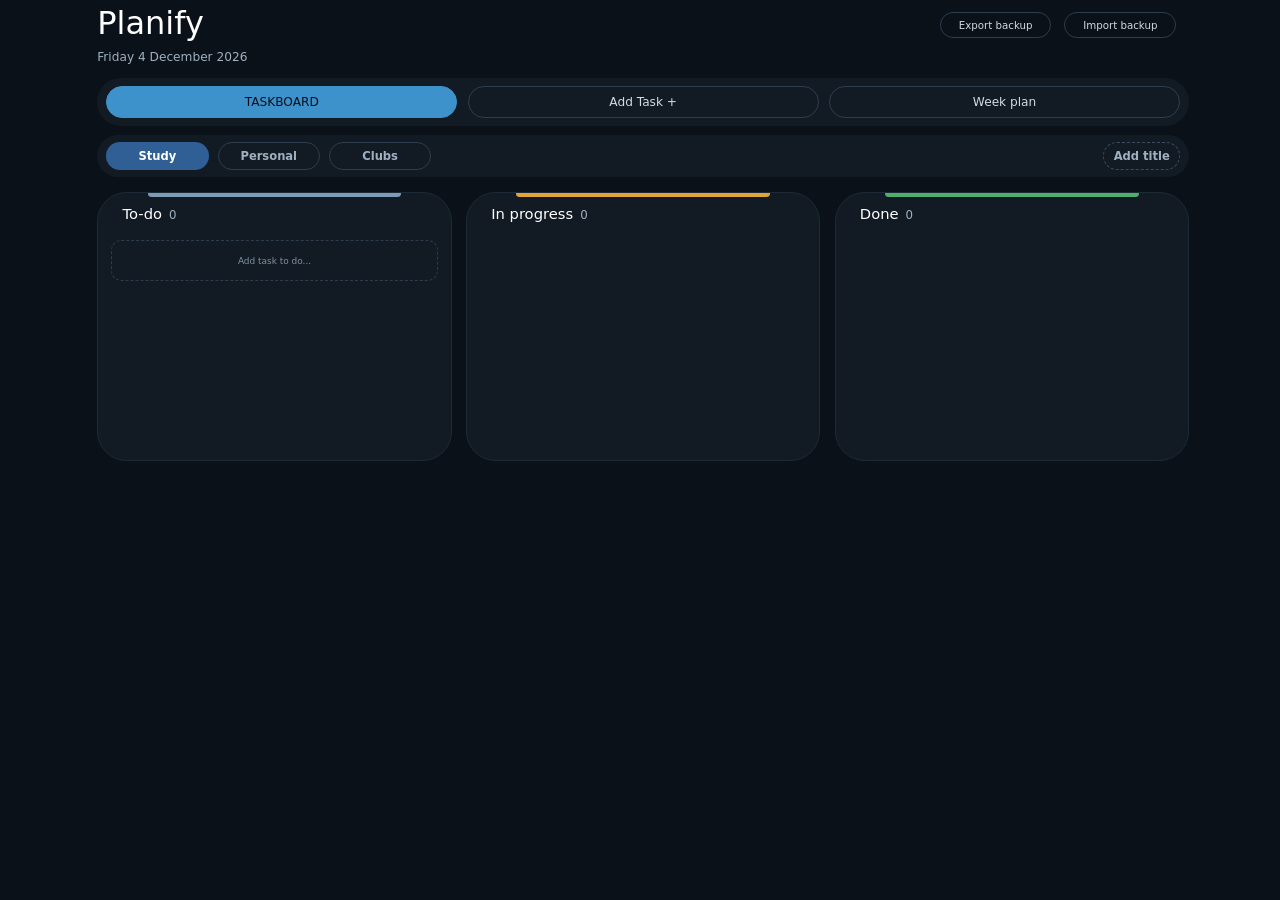
<file: index.html>
<!DOCTYPE html>
<html lang="en">
<head>
    <meta charset="UTF-8">
    <meta name="viewport" content="width=device-width, initial-scale=1.0">
    <meta name="theme-color" content="#040f0f">
    <title>Planify</title>
    <link rel="stylesheet" href="Study.css?v=9">
</head>
<body>
    <div class="planner-canvas">
        <div class="planner-content">
            <header class="planner-header">
                <div class="title-row">
                    <h1>Planify</h1>
                    <div class="status-dots" role="img" aria-label="Task status colors">
                        <span class="status-dot status-dot--green"></span>
                        <span class="status-dot status-dot--blue"></span>
                        <span class="status-dot status-dot--pink"></span>
                    </div>
                </div>
                <p class="planner-date"><time datetime="2026-11-23">Monday 23 November 2026</time></p>
            </header>
                <section class="data-tools" aria-label="Backup">
                    <button id="export-tasks" class="data-tools__button" type="button">Export backup</button>
                    <button id="import-tasks" class="data-tools__button" type="button">Import backup</button>
                    <input id="import-file" type="file" accept="application/json,.json" hidden>
                    <p id="data-status" class="data-tools__status" role="status" aria-live="polite"></p>
                </section>

            <main>
                <section class="task-toolbar task-toolbar--three" aria-label="Taskboard actions">
                    <h2 class="taskboard-label">TASKBOARD</h2>
                    <a class="add-task-button" href="AddTask.html">Add Task +</a>
                    <a class="add-task-button" href="calendar.html">Week plan</a>
                </section>

                <nav class="category-nav" aria-label="Task categories">
                    <div class="category-list">
                        <button class="category category--study" data-category="study" type="button" aria-current="page">Study</button>
                        <button class="category category--personal" data-category="personal" type="button">Personal</button>
                        <button class="category category--clubs" data-category="clubs" type="button">Clubs</button>
                    </div>
                    <button class="add-category-button" type="button">Add title</button>
                </nav>

                <div class="task-columns">
                    <section class="task-column task-column--todo" aria-labelledby="todo-heading">
                        <h2 id="todo-heading">To-do</h2>
                        <ul class="task-list" aria-label="Tasks to do">
                        </ul>
                        <label class="quick-add">
                            <span class="visually-hidden">Add task to do</span>
                            <input type="text" placeholder="Add task to do...">
                        </label>
                    </section>

                    <section class="task-column task-column--progress" aria-labelledby="progress-heading">
                        <h2 id="progress-heading">In progress</h2>
                        <ul class="task-list" aria-label="Tasks in progress">
                        </ul>
                    </section>

                    <section class="task-column task-column--done" aria-labelledby="done-heading">
                        <h2 id="done-heading">Done</h2>
                        <ul class="task-list" aria-label="Completed tasks">
                        </ul>
                    </section>
                </div>
            </main>
        </div>
    </div>
    <script src="taskboard.js?v=10" defer></script>
</body>
</html>
</file>
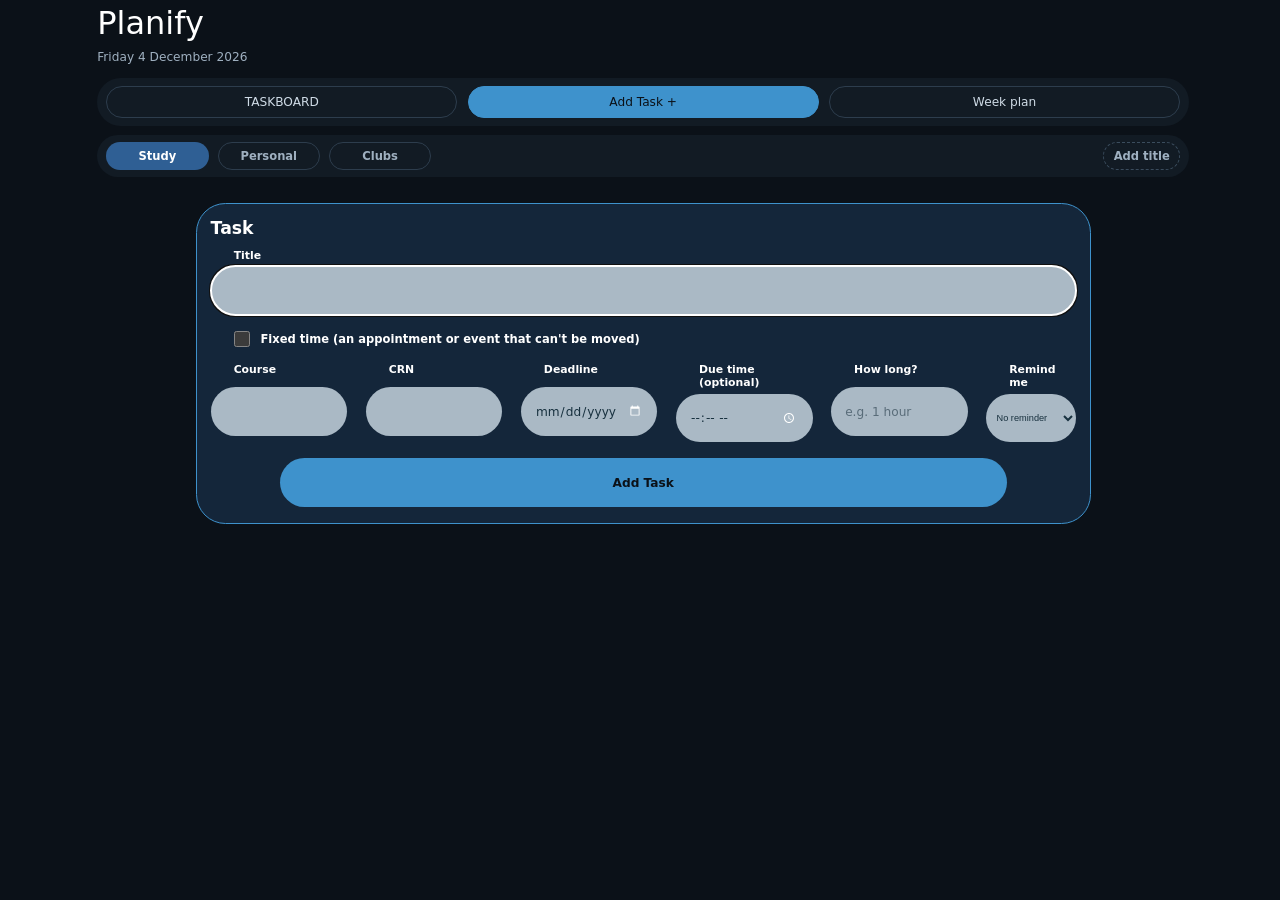
<file: AddTask.html>
<!DOCTYPE html>
<html lang="en">
<head>
    <meta charset="UTF-8">
    <meta name="viewport" content="width=device-width, initial-scale=1.0">
    <meta name="theme-color" content="#040f0f">
    <title>Add a task | Deadline Planner</title>
    <link rel="stylesheet" href="Study.css?v=9">
</head>
<body>
    <div class="planner-canvas planner-canvas--flow">
        <div class="planner-content">
            <header class="planner-header">
                <div class="title-row">
                    <h1>Planify</h1>
                    <div class="status-dots" role="img" aria-label="Task status colors">
                        <span class="status-dot status-dot--green"></span>
                        <span class="status-dot status-dot--blue"></span>
                        <span class="status-dot status-dot--pink"></span>
                    </div>
                </div>
                <p class="planner-date"><time datetime="2026-11-23">Monday 23 November 2026</time></p>
            </header>

            <main>
                <section class="task-toolbar task-toolbar--entry task-toolbar--three" aria-label="Taskboard actions">
                    <a class="taskboard-label taskboard-link" href="index.html">TASKBOARD</a>
                    <span class="add-task-button add-task-button--current" aria-current="page">Add Task +</span>
                    <a class="add-task-button" href="calendar.html">Week plan</a>
                </section>

                <nav class="category-nav" aria-label="Task categories">
                    <div class="category-list">
                        <button class="category category--study" data-category="study" type="button" aria-current="page">Study</button>
                        <button class="category category--personal" data-category="personal" type="button">Personal</button>
                        <button class="category category--clubs" data-category="clubs" type="button">Clubs</button>
                    </div>
                    <button class="add-category-button" type="button">Add title</button>
                </nav>

                <section class="task-entry-panel" aria-labelledby="task-entry-heading">
                    <h2 id="task-entry-heading">Task</h2>
                    <form id="task-form">
                        <label class="task-field task-field--title">
                            <span>Title</span>
                            <input name="title" type="text" maxlength="120" required autofocus>
                        </label>
                        <label class="task-fixed-toggle">
                            <input name="fixed" type="checkbox">
                            <span>Fixed time (an appointment or event that can't be moved)</span>
                        </label>
                        <div class="task-fields-grid">
                            <label class="task-field">
                                <span>Course</span>
                                <input name="course" type="text" maxlength="80">
                            </label>
                            <label class="task-field">
                                <span>CRN</span>
                                <input name="crn" type="text" maxlength="20">
                            </label>
                            <label class="task-field">
                                <span id="date-label">Deadline</span>
                                <input name="date" type="date">
                            </label>
                            <label class="task-field" id="start-time-field">
                                <span id="start-time-label">Due time (optional)</span>
                                <input name="startTime" type="time">
                            </label>
                            <label class="task-field">
                                <span>How long?</span>
                                <input name="duration" type="text" maxlength="40" placeholder="e.g. 1 hour">
                                <small id="duration-error" class="task-field__error" role="alert" hidden></small>
                            </label>
                            <label class="task-field task-field--reminder">
                                <span>Remind me</span>
                                <select name="reminder" aria-label="Remind me">
                                    <option value="">No reminder</option>
                                    <option value="10 minutes before">10 minutes before</option>
                                    <option value="1 hour before">1 hour before</option>
                                    <option value="1 day before">1 day before</option>
                                </select>
                            </label>
                        </div>
                        <div id="reminder-help" class="reminder-help" hidden>
                            <p id="reminder-help-text" class="reminder-help__text"></p>
                            <button id="enable-notifications" class="reminder-help__button" type="button" hidden>Turn on notifications</button>
                        </div>
                        <button class="task-submit-button" type="submit">Add Task</button>
                    </form>
                </section>
            </main>
        </div>
    </div>
    <script src="taskboard.js?v=10" defer></script>
</body>
</html>
</file>
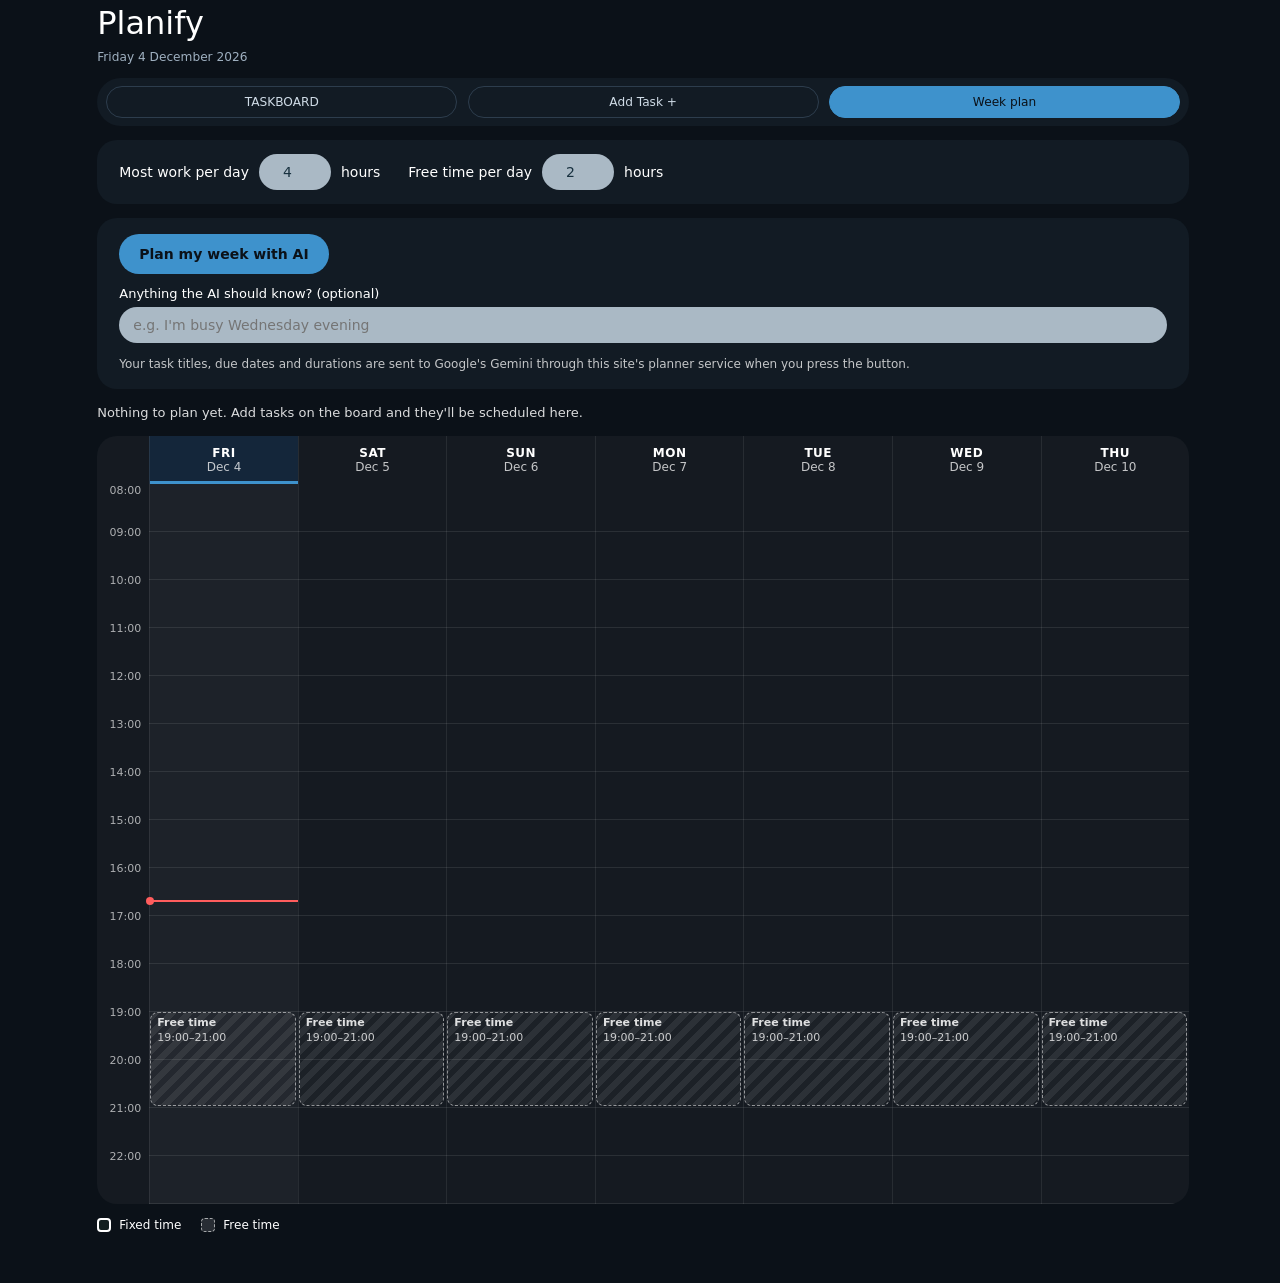
<file: calendar.html>
<!DOCTYPE html>
<html lang="en">
<head>
    <meta charset="UTF-8">
    <meta name="viewport" content="width=device-width, initial-scale=1.0">
    <meta name="theme-color" content="#040f0f">
    <title>Week plan | Deadline Planner</title>
    <link rel="stylesheet" href="Study.css?v=9">
    <link rel="stylesheet" href="calendar.css?v=6">
</head>
<body>
    <div class="planner-canvas planner-canvas--flow">
        <div class="planner-content">
            <header class="planner-header">
                <div class="title-row">
                    <h1>Planify</h1>
                    <div class="status-dots" role="img" aria-label="Task status colors">
                        <span class="status-dot status-dot--green"></span>
                        <span class="status-dot status-dot--blue"></span>
                        <span class="status-dot status-dot--pink"></span>
                    </div>
                </div>
                <p class="planner-date"><time datetime="2026-11-23">Monday 23 November 2026</time></p>
            </header>

            <main>
                <section class="task-toolbar task-toolbar--entry task-toolbar--three" aria-label="Taskboard actions">
                    <a class="taskboard-label taskboard-link" href="index.html">TASKBOARD</a>
                    <a class="add-task-button" href="AddTask.html">Add Task +</a>
                    <span class="add-task-button add-task-button--current" aria-current="page">Week plan</span>
                </section>

                <section class="plan-settings" aria-label="Planning settings">
                    <label class="plan-setting">
                        <span>Most work per day</span>
                        <input id="work-hours" type="number" min="1" max="12" step="0.5" inputmode="decimal">
                        <span>hours</span>
                    </label>
                    <label class="plan-setting">
                        <span>Free time per day</span>
                        <input id="free-hours" type="number" min="0" max="6" step="0.5" inputmode="decimal">
                        <span>hours</span>
                    </label>
                </section>

                <section class="ai-panel" aria-label="AI planning">
                    <div class="ai-panel__row">
                        <button id="ai-plan" class="ai-button" type="button">Plan my week with AI</button>
                        <button id="ai-clear" class="ai-button ai-button--quiet" type="button" hidden>Use basic plan</button>
                    </div>
                    <label class="ai-note">
                        <span>Anything the AI should know? (optional)</span>
                        <input id="ai-note" type="text" maxlength="300" placeholder="e.g. I'm busy Wednesday evening">
                    </label>
                    <div id="ai-preview" class="ai-preview" hidden>
                        <p id="ai-preview-text" class="ai-preview__text"></p>
                        <div class="ai-panel__row">
                            <button id="ai-apply" class="ai-button" type="button">Apply this plan</button>
                            <button id="ai-discard" class="ai-button ai-button--quiet" type="button">Discard</button>
                        </div>
                    </div>
                    <p id="ai-status" class="ai-status" role="status" aria-live="polite"></p>
                    <p class="ai-privacy">Your task titles, due dates and durations are sent to Google's Gemini through this site's planner service when you press the button.</p>
                </section>

                <section id="plan-notices" class="plan-notices" aria-live="polite"></section>

                <div class="week-scroll">
                    <div id="week" class="week" aria-label="Next 7 days"></div>
                </div>

                <ul id="plan-legend" class="plan-legend" aria-label="Colour key"></ul>
            </main>
        </div>
    </div>
    <script src="taskboard.js?v=10" defer></script>
    <script src="planner.js?v=5" defer></script>
</body>
</html>
</file>
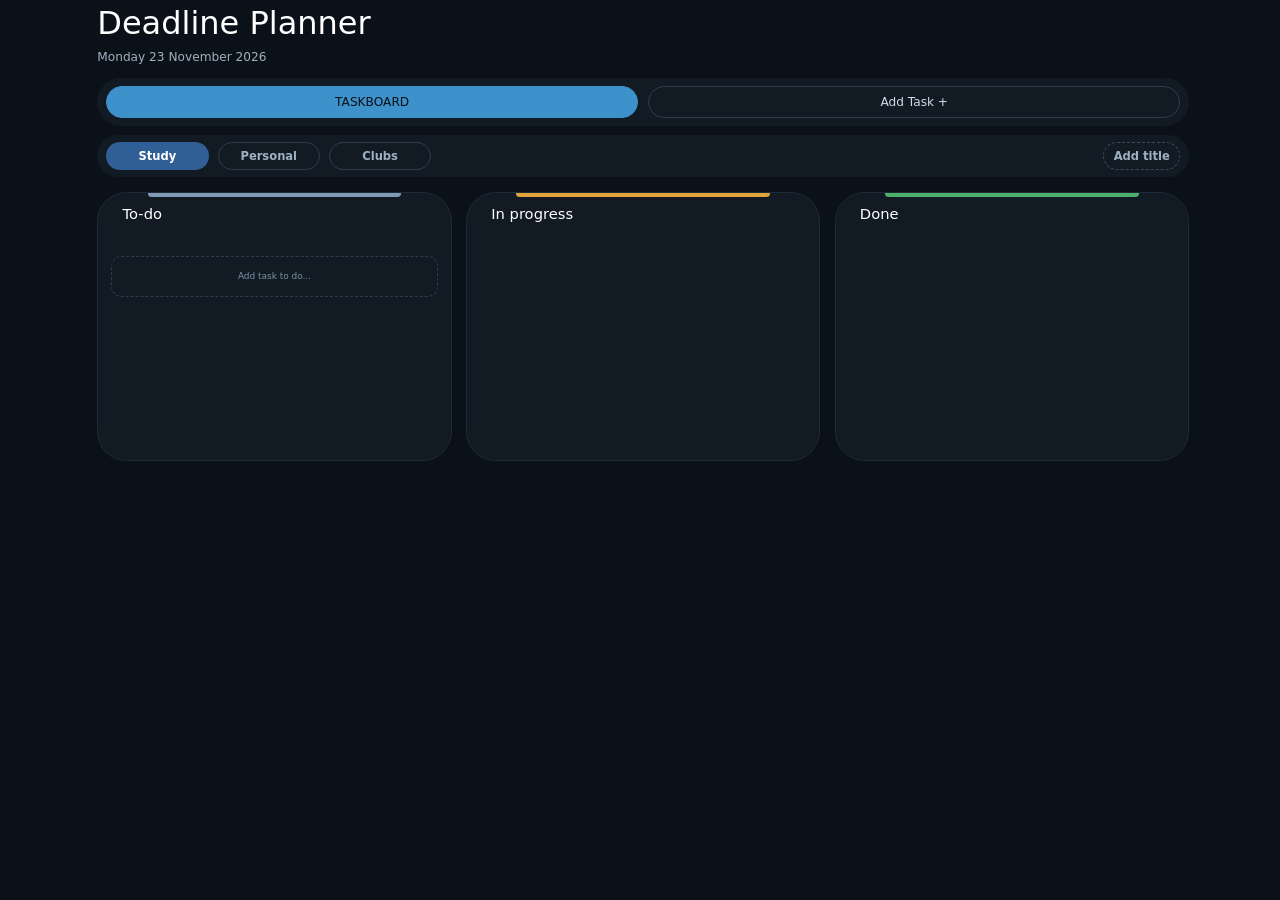
<file: Studyfirstwebpage.html>
<!DOCTYPE html>
<html lang="en">
<head>
    <meta charset="UTF-8">
    <meta name="viewport" content="width=device-width, initial-scale=1.0">
    <meta name="theme-color" content="#040f0f">
    <title>Deadline Planner</title>
    <link rel="stylesheet" href="Study.css">
</head>
<body>
    <div class="planner-canvas">
        <div class="planner-content">
            <header class="planner-header">
                <div class="title-row">
                    <h1>Deadline Planner</h1>
                    <div class="status-dots" role="img" aria-label="Task status colors">
                        <span class="status-dot status-dot--green"></span>
                        <span class="status-dot status-dot--blue"></span>
                        <span class="status-dot status-dot--pink"></span>
                    </div>
                </div>
                <p class="planner-date"><time datetime="2026-11-23">Monday 23 November 2026</time></p>
            </header>

            <main>
                <section class="task-toolbar" aria-label="Taskboard actions">
                    <h2 class="taskboard-label">TASKBOARD</h2>
                    <button class="add-task-button" type="button">Add Task +</button>
                </section>

                <nav class="category-nav" aria-label="Task categories">
                    <div class="category-list">
                        <button class="category category--study" type="button" aria-current="page">Study</button>
                        <button class="category category--personal" type="button">Personal</button>
                        <button class="category category--clubs" type="button">Clubs</button>
                    </div>
                    <button class="add-category-button" type="button">Add title</button>
                </nav>

                <div class="task-columns">
                    <section class="task-column task-column--todo" aria-labelledby="todo-heading">
                        <h2 id="todo-heading">To-do</h2>
                        <ul class="task-list" aria-label="Tasks to do">
                            <li class="task-bar" aria-hidden="true"></li>
                            <li class="task-bar" aria-hidden="true"></li>
                            <li class="task-bar" aria-hidden="true"></li>
                        </ul>
                        <label class="quick-add">
                            <span class="visually-hidden">Add task to do</span>
                            <input type="text" placeholder="Add task to do...">
                        </label>
                    </section>

                    <section class="task-column task-column--progress" aria-labelledby="progress-heading">
                        <h2 id="progress-heading">In progress</h2>
                        <ul class="task-list" aria-label="Tasks in progress">
                            <li class="task-bar" aria-hidden="true"></li>
                            <li class="task-bar" aria-hidden="true"></li>
                            <li class="task-bar" aria-hidden="true"></li>
                        </ul>
                    </section>

                    <section class="task-column task-column--done" aria-labelledby="done-heading">
                        <h2 id="done-heading">Done</h2>
                        <ul class="task-list" aria-label="Completed tasks">
                            <li class="task-bar" aria-hidden="true"></li>
                            <li class="task-bar" aria-hidden="true"></li>
                        </ul>
                    </section>
                </div>
            </main>
        </div>
    </div>
</body>
</html>
</file>
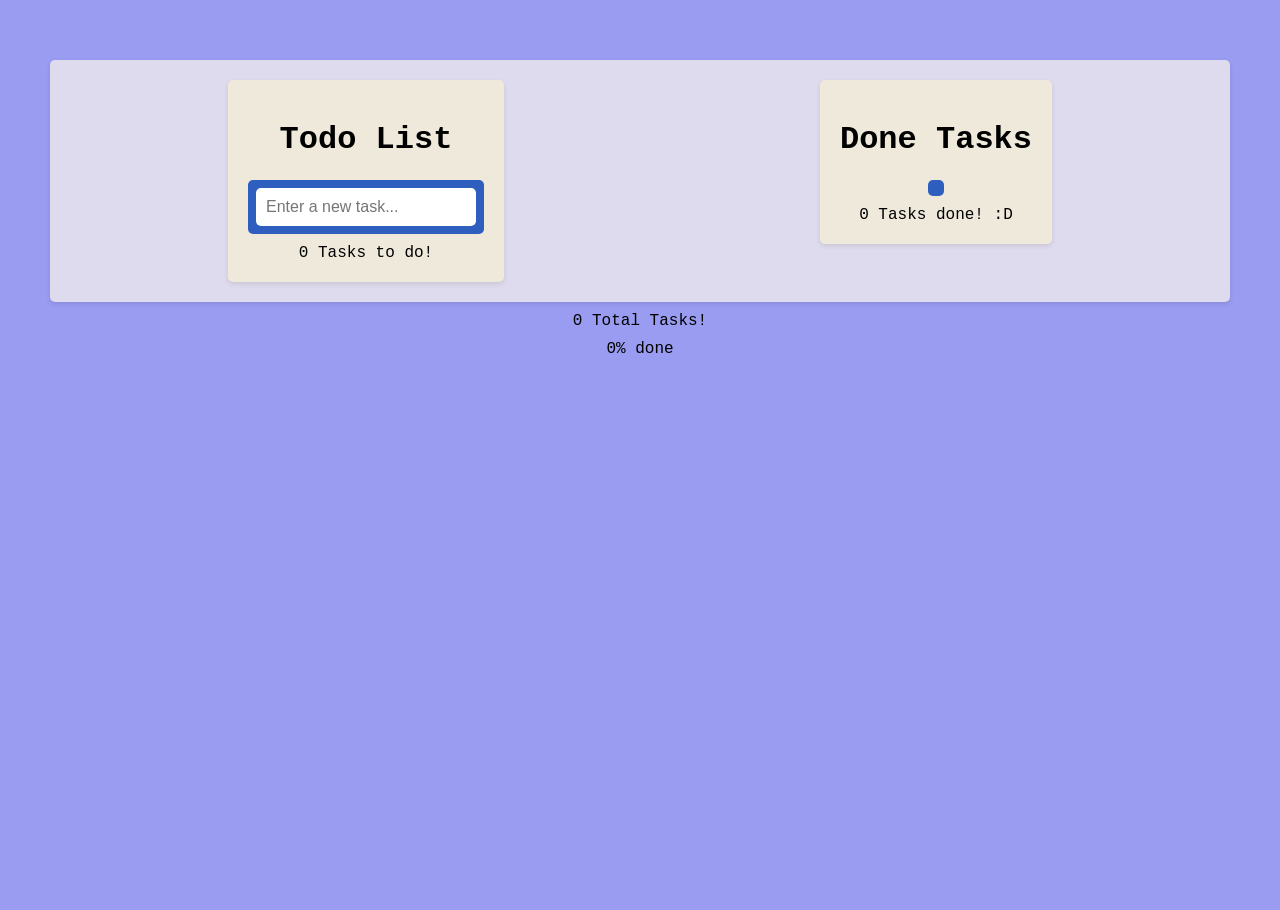
<file: todo.html>
<!DOCTYPE html>
<html lang="en">
<head>
    <meta charset="UTF-8">
    <meta name="viewport" content="width=device-width, initial-scale=1.0">
    <title>Document</title>
    <link rel="stylesheet" href="styles.css">
</head>
<body>
    <div class="container">
        <div class="todo-container">
            <div class="todo-task-container">
                <h1>Todo List</h1>
                <div class="todo-task-wrapper">
                    <ul>
                        <li id = "todo-task">
                            <div id="todo-task-input-box">
                                <input type="text" id="input-new-task" placeholder="Enter a new task...">
                            </div>
                        </li>
                        <!--use javascript to put the element nest above as a variable when text is saved to it. This is the singular task. They can be dragged and dropped from to-do and done lists-->
                    </ul>
                    <div id = "task-todo-counter"><span id = "todo-count">0</span> Tasks to do!</div>
                </div>
            </div >
            <div class="done-task-container">
                <h1>Done Tasks</h1>
                <div class="done-task-wrapper">
                    <ul>
                        <li id = "done-task">
                            <div id="done-task-box"></div>
                        </li>
                    </ul>
                    <div id = "task-done-counter"><span id = "done-count">0</span> Tasks done!  :D</div>
                </div>
            </div>
        </div>
        <div id = "task-counter"><span id = "total-count">0</span> Total Tasks!</div>
        <div id = "task-percentage"><span id = "percentage">0</span>% done</div>
    </div>
</body>
</html>
</file>
<file: Study.css>
:root {
    color-scheme: dark;
    font-family: "Canva Sans", "Trebuchet MS", sans-serif;
    font-synthesis: none;
    text-rendering: optimizeLegibility;
    --canvas: #040f0f;
    --panel: #2d3a3a;
    --green: #2ba84a;
    --blue: #3e92cc;
    --pink: #d8315b;
}

* {
    box-sizing: border-box;
}

html,
body {
    min-width: 320px;
    min-height: 100%;
    margin: 0;
    background: var(--canvas);
}

body {
    color: #fff;
}

button,
input {
    color: inherit;
    font: inherit;
}

.planner-canvas {
    position: relative;
    width: min(100vw, 196.99vh, 1513px);
    aspect-ratio: 1513 / 768;
    margin: 0 auto;
    overflow: hidden;
    background: var(--canvas);
    container-type: inline-size;
    --accent-color: var(--blue);
    --accent-panel: rgba(4, 68, 113, 0.74);
    --accent-light: #95d1fb;
    --accent-field: #aab9c5;
    --accent-field-text: #18313f;
}

.planner-canvas[data-theme="personal"] {
    --accent-color: var(--green);
    --accent-panel: rgba(18, 77, 37, 0.74);
    --accent-light: #83d99a;
    --accent-field: #b1d7bc;
    --accent-field-text: #183922;
}

.planner-canvas[data-theme="clubs"] {
    --accent-color: var(--pink);
    --accent-panel: rgba(70, 15, 29, 0.74);
    --accent-light: #ed8ba1;
    --accent-field: #dfb3bf;
    --accent-field-text: #401826;
}

.planner-content {
    position: relative;
    left: 0.25cqw;
    width: 85.3cqw;
    margin: 0 auto;
    padding-top: 0;
}

.title-row {
    display: flex;
    align-items: center;
    gap: 1.1cqw;
    min-height: 5.66cqw;
    padding-left: 0;
}

.title-row h1 {
    margin: 0;
    font-size: 4.76cqw;
    font-weight: 400;
    line-height: 1.19;
    letter-spacing: 0;
    margin-right: -4.55cqw;
    transform: scaleX(0.884);
    transform-origin: left center;
    white-space: nowrap;
}

.status-dots {
    display: flex;
    align-items: center;
    gap: 1.15cqw;
}

.status-dot {
    width: 2.5cqw;
    aspect-ratio: 1;
    border-radius: 50%;
}

.status-dot--green {
    background: var(--green);
}

.status-dot--blue {
    background: var(--blue);
}

.status-dot--pink {
    background: var(--pink);
}

.planner-date {
    margin: -0.33cqw 0 0 0.97cqw;
    font-size: 1.23cqw;
    font-weight: 600;
    line-height: 1.4;
}

.task-toolbar {
    display: grid;
    grid-template-columns: 1fr 1fr;
    align-items: center;
    gap: 1.85cqw;
    height: 5.42cqw;
    margin-top: 0.48cqw;
    padding: 0 4.55cqw;
    border-radius: 4cqw;
    background: var(--panel);
}

.taskboard-label,
.add-task-button {
    display: flex;
    align-items: center;
    justify-content: center;
    height: 3.55cqw;
    margin: 0;
    border: 0.2cqw solid var(--accent-color);
    border-radius: 3cqw;
    font-size: 1.23cqw;
    font-weight: 400;
}

.taskboard-label {
    background: var(--accent-panel);
}

.add-task-button {
    background: var(--accent-light);
    cursor: pointer;
    color: #fff;
    text-decoration: none;
}

.add-task-button--current {
    background: var(--accent-panel);
    color: #fff;
    cursor: default;
    text-decoration: none;
}

.taskboard-link {
    color: #fff;
    text-decoration: none;
}

.task-toolbar--entry .taskboard-label {
    background: var(--accent-light);
}

.task-entry-panel {
    width: 82%;
    min-height: 28.1cqw;
    margin: 3.9cqw auto 0;
    padding: 1.15cqw 1.1cqw 1.25cqw;
    border: 0.1cqw solid var(--accent-color);
    border-radius: 2.3cqw;
    background: var(--accent-panel);
}

.task-entry-panel h2 {
    margin: 0 0 0.8cqw;
    font-size: 1.35cqw;
    font-weight: 600;
}

#task-form {
    display: grid;
    gap: 1.25cqw;
}

.task-field {
    display: grid;
    min-width: 0;
    gap: 0.35cqw;
    text-align: left;
}

.task-field > span {
    padding-left: 1.8cqw;
    font-size: 0.85cqw;
    font-weight: 600;
}

.task-field input,
.task-field select {
    width: 100%;
    min-width: 0;
    height: 3.8cqw;
    padding: 0 1.1cqw;
    border: 0;
    border-radius: 2cqw;
    outline-color: var(--accent-color);
    background: var(--accent-field);
    color: var(--accent-field-text);
    font-size: 0.95cqw;
}

.task-field input::placeholder {
    color: #596c79;
}

.task-fields-grid {
    display: grid;
    grid-template-columns: repeat(4, minmax(0, 1fr)) minmax(7cqw, 0.55fr);
    gap: 1.45cqw;
}

.task-field--reminder select {
    padding: 0 0.5cqw;
    font-size: 0.72cqw;
}

.task-submit-button {
    width: 84%;
    min-height: 3.8cqw;
    margin: 0 auto;
    border: 0;
    border-radius: 2cqw;
    background: var(--accent-color);
    color: #fff;
    font-size: 0.95cqw;
    font-weight: 600;
    cursor: pointer;
}

.task-submit-button:hover,
.add-task-button:hover {
    filter: brightness(1.08);
}

.task-card {
    display: flex;
    align-items: center;
    gap: 0.4cqw;
    min-height: 4cqw;
    padding: 0.25cqw 0.8cqw;
    border-radius: 2cqw;
    color: #fff;
    cursor: grab;
    user-select: none;
    text-align: left;
    transition: opacity 120ms ease, transform 120ms ease;
}

.task-card:active {
    cursor: grabbing;
}

.task-card:focus-visible {
    outline: 0.2cqw solid #fff;
    outline-offset: 0.15cqw;
}

.task-card--dragging {
    opacity: 0.45;
    transform: scale(0.98);
}

.task-column--drop-target {
    box-shadow: inset 0 0 0 0.25cqw rgba(255, 255, 255, 0.9);
}

.task-column--todo .task-card {
    background: var(--green);
}

.task-column--progress .task-card {
    background: var(--blue);
}

.task-column--done .task-card {
    background: var(--pink);
}

.task-card__details {
    flex: 1;
    min-width: 0;
}

.task-card__remove {
    display: grid;
    flex: 0 0 2.4cqw;
    width: 2.4cqw;
    height: 2.4cqw;
    place-items: center;
    padding: 0;
    border: 0;
    border-radius: 50%;
    background: rgba(0, 0, 0, 0.2);
    color: inherit;
    font-size: 1.55cqw;
    line-height: 1;
    cursor: pointer;
}

.task-card__remove:hover {
    background: rgba(0, 0, 0, 0.35);
}

.task-card__remove:focus-visible {
    outline: 0.15cqw solid #fff;
    outline-offset: 0.1cqw;
}

.task-card__title {
    display: block;
    font-size: 0.95cqw;
    font-weight: 600;
    overflow-wrap: anywhere;
}

.task-card__meta {
    display: block;
    margin-top: 0.15cqw;
    font-size: 0.65cqw;
    opacity: 0.85;
    overflow-wrap: anywhere;
}

.category-nav {
    display: flex;
    align-items: center;
    height: 4.3cqw;
    margin-top: 0.45cqw;
    padding: 0 3.5cqw;
    border-radius: 3cqw;
    background: var(--panel);
}

.category-list {
    display: flex;
    flex: 1 1 auto;
    gap: 3.05cqw;
    min-width: 0;
    margin-left: 3.05cqw;
    overflow-x: auto;
    overflow-y: hidden;
    scrollbar-width: thin;
}

.category,
.add-category-button {
    height: 2.87cqw;
    border: 0;
    border-radius: 2cqw;
    font-size: 1.23cqw;
    font-weight: 600;
    cursor: pointer;
}

.category {
    flex: 0 0 15.2cqw;
    width: 15.2cqw;
}

.category--study {
    background: #4f6472;
}

.category--personal {
    background: #566c5b;
}

.category--clubs {
    background: #805e67;
}

.category--study[aria-current="page"] {
    background: var(--blue);
}

.category--personal[aria-current="page"] {
    background: var(--green);
}

.category--clubs[aria-current="page"] {
    background: var(--pink);
}

.category--custom {
    background: var(--category-muted);
}

.category--custom[aria-current="page"] {
    background: var(--category-color);
}

.category-shell--custom {
    position: relative;
    flex: 0 0 15.2cqw;
    width: 15.2cqw;
}

.category-shell--custom .category {
    width: 100%;
    padding-right: 2.2cqw;
}

.category-remove {
    position: absolute;
    top: 50%;
    right: 0.55cqw;
    display: grid;
    width: 1.55cqw;
    height: 1.55cqw;
    padding: 0;
    transform: translateY(-50%);
    place-items: center;
    border: 0;
    border-radius: 50%;
    background: rgba(0, 0, 0, 0.28);
    color: #fff;
    font-size: 1.15cqw;
    line-height: 1;
    cursor: pointer;
}

.category-remove:hover {
    background: rgba(0, 0, 0, 0.48);
}

.add-category-button {
    flex: 0 0 7.6cqw;
    width: 7.6cqw;
    margin-left: auto;
    margin-right: 0;
    background: #c8d1d9;
}

.category-create-form {
    display: flex;
    flex: 0 0 auto;
    align-items: center;
    gap: 0.35cqw;
    margin-left: auto;
}

.category-create-form input,
.category-create-form button {
    height: 2.87cqw;
    border: 0;
    border-radius: 2cqw;
}

.category-create-form input {
    width: 9cqw;
    min-width: 0;
    padding: 0 0.7cqw;
    outline-color: var(--accent-color);
    background: var(--accent-field);
    color: var(--accent-field-text);
    font-size: 0.9cqw;
}

.category-create-form button {
    padding: 0 0.65cqw;
    background: var(--accent-color);
    color: #fff;
    cursor: pointer;
    font-size: 0.9cqw;
}

.category-create-form .category-create-cancel {
    background: var(--accent-panel);
}

.task-columns {
    display: grid;
    grid-template-columns: repeat(3, minmax(0, 20.6cqw));
    justify-content: space-between;
    margin-top: 5.2cqw;
}

.task-column--progress {
    transform: translateX(-0.6cqw);
}

.task-column {
    min-height: 27cqw;
    padding: 0.3cqw 1cqw 1cqw;
    overflow: visible;
    border: 0.1cqw solid;
    border-radius: 2.3cqw;
    text-align: center;
}

.task-column h2 {
    margin: 0;
    font-size: 2.38cqw;
    font-weight: 400;
    line-height: 3.3cqw;
}

.task-column--todo {
    border-color: var(--green);
    background: rgba(43, 168, 74, 0.61);
}

.task-column--progress {
    border-color: var(--blue);
    background: rgba(4, 68, 113, 0.74);
}

.task-column--done {
    border-color: var(--pink);
    background: #460f1d;
}

.task-list {
    display: grid;
    gap: 0.8cqw;
    margin: 2.15cqw 0 0;
    padding: 0;
    list-style: none;
}

.quick-add {
    display: block;
    height: 3.2cqw;
    margin-top: 0.2cqw;
    border-radius: 2cqw;
    background: rgba(43, 168, 74, 0.61);
}

.quick-add input {
    width: 100%;
    height: 100%;
    padding: 0 0.6cqw;
    border: 0;
    outline-color: #b7dfc2;
    border-radius: inherit;
    background: transparent;
    color: #fff;
    font-size: 0.7cqw;
    text-align: center;
}

.quick-add input::placeholder {
    color: #9cb790;
    opacity: 1;
}

.site-footer {
    position: absolute;
    right: 0;
    bottom: 0;
    left: 0;
    display: flex;
    align-items: center;
    justify-content: space-between;
    height: 1.72cqw;
    padding: 0 0.65cqw;
    border-top: 0.07cqw solid #263333;
    background: var(--canvas);
    font-size: 0.48cqw;
    font-weight: 600;
}

.footer-links {
    display: flex;
    gap: 2cqw;
}

.footer-links button {
    padding: 0;
    border: 0;
    background: none;
    cursor: pointer;
}

.canva-credit {
    padding: 0.2cqw 0.5cqw;
    border-radius: 1cqw;
    background: #2d3a3a;
    color: #fff;
    text-decoration: none;
}

.visually-hidden {
    position: absolute;
    width: 1px;
    height: 1px;
    padding: 0;
    overflow: hidden;
    clip: rect(0, 0, 0, 0);
    white-space: nowrap;
    border: 0;
}

@media (max-width: 680px) {
    .planner-canvas {
        width: 100%;
        min-height: 100vh;
        aspect-ratio: auto;
        overflow: visible;
    }

    .planner-content {
        left: 0;
        width: auto;
        padding: 24px 20px 70px;
    }

    .title-row {
        gap: 12px;
        min-height: 0;
        padding-left: 0;
    }

    .title-row h1 {
        font-size: clamp(30px, 8vw, 42px);
        margin-right: 0;
        transform: none;
        white-space: normal;
    }

    .status-dots {
        gap: 8px;
    }

    .status-dot {
        width: 12px;
        min-width: 12px;
    }

    .planner-date {
        margin: 8px 0 20px;
        font-size: 13px;
    }

    .task-toolbar {
        gap: 12px;
        height: auto;
        margin: 0;
        padding: 12px;
        border-radius: 24px;
    }

    .taskboard-label,
    .add-task-button {
        min-height: 42px;
        height: auto;
        border-width: 2px;
        border-radius: 24px;
        font-size: 12px;
    }

    .category-nav {
        flex-wrap: wrap;
        gap: 10px;
        height: auto;
        margin-top: 10px;
        padding: 12px;
        border-radius: 20px;
    }

    .category-list {
        flex: 1 1 100%;
        gap: 8px;
        margin: 0;
    }

    .category,
    .add-category-button {
        width: auto;
        min-height: 38px;
        height: auto;
        border-radius: 20px;
        font-size: 12px;
    }

    .category {
        flex: 0 0 auto;
        min-width: 100px;
    }

    .category-shell--custom {
        flex: 0 0 auto;
        width: 132px;
    }

    .category-shell--custom .category {
        width: 100%;
        padding-right: 34px;
    }

    .category-remove {
        right: 7px;
        width: 24px;
        height: 24px;
        font-size: 18px;
    }

    .add-category-button {
        flex: 0 0 auto;
        min-width: 100px;
        margin: 0 0 0 auto;
    }

    .category-create-form {
        gap: 6px;
        margin-left: auto;
    }

    .category-create-form input {
        width: 120px;
        height: 38px;
        padding: 0 12px;
        border-radius: 20px;
        font-size: 12px;
    }

    .category-create-form button {
        min-width: 38px;
        height: 38px;
        padding: 0 10px;
        border-radius: 20px;
        font-size: 12px;
    }

    .task-entry-panel {
        width: 100%;
        min-height: 0;
        margin-top: 24px;
        padding: 16px;
        border-width: 1px;
        border-radius: 24px;
    }

    .task-entry-panel h2 {
        margin-bottom: 12px;
        font-size: 18px;
    }

    #task-form {
        gap: 16px;
    }

    .task-field {
        gap: 5px;
    }

    .task-field > span {
        padding-left: 10px;
        font-size: 12px;
    }

    .task-field input,
    .task-field select {
        height: 40px;
        padding: 0 12px;
        border-radius: 20px;
        font-size: 13px;
    }

    .task-fields-grid {
        grid-template-columns: repeat(2, minmax(0, 1fr));
        gap: 12px;
    }

    .task-field--reminder select {
        font-size: 12px;
    }

    .task-submit-button {
        width: 100%;
        min-height: 42px;
        border-radius: 24px;
        font-size: 13px;
    }

    .task-columns {
        grid-template-columns: 1fr;
        gap: 18px;
        margin-top: 28px;
    }

    .task-column {
        transform: none;
        height: auto;
        min-height: 280px;
        padding: 8px 14px 14px;
        border-width: 1px;
        border-radius: 24px;
    }

    .task-column h2 {
        font-size: 24px;
        line-height: 34px;
    }

    .task-list {
        gap: 8px;
        margin-top: 12px;
    }

    .quick-add {
        height: 26px;
        border-radius: 18px;
    }

    .task-card {
        min-height: 56px;
        padding: 6px 12px;
        border-radius: 18px;
    }

    .task-card__title {
        font-size: 12px;
    }

    .task-card__meta {
        font-size: 9px;
    }

    .task-card__remove {
        flex-basis: 32px;
        width: 32px;
        height: 32px;
        font-size: 22px;
    }

    .task-card__remove:focus-visible {
        outline-width: 2px;
        outline-offset: 2px;
    }

    .task-card:focus-visible {
        outline-width: 2px;
        outline-offset: 2px;
    }

    .task-column--drop-target {
        box-shadow: inset 0 0 0 2px rgba(255, 255, 255, 0.9);
    }

    .quick-add {
        margin-top: 8px;
    }

    .quick-add input {
        padding: 0 8px;
        font-size: 11px;
    }

    .site-footer {
        position: static;
        height: 38px;
        padding: 0 10px;
        border-top-width: 1px;
        font-size: 8px;
    }

    .footer-links {
        gap: 12px;
    }

    .canva-credit {
        padding: 4px 8px;
        border-radius: 12px;
    }
}

/* ---------- Week plan, fixed-time tasks and editing ---------- */

/* Pages that need to grow taller than the fixed-ratio canvas */
.planner-canvas--flow {
    aspect-ratio: auto;
    min-height: 100vh;
    overflow: visible;
}

.planner-canvas--flow .planner-content {
    padding-bottom: 4cqw;
}

.task-toolbar--three {
    grid-template-columns: repeat(3, minmax(0, 1fr));
}

.task-field[hidden] {
    display: none;
}

.task-fields-grid:has(#start-time-field:not([hidden])) {
    grid-template-columns: repeat(5, minmax(0, 1fr)) minmax(7cqw, 0.55fr);
}

.task-fixed-toggle {
    display: flex;
    align-items: center;
    gap: 0.8cqw;
    padding-left: 1.8cqw;
    font-size: 0.9cqw;
    font-weight: 600;
    text-align: left;
    cursor: pointer;
}

.task-fixed-toggle input {
    width: 1.3cqw;
    height: 1.3cqw;
    margin: 0;
    accent-color: var(--accent-color);
    cursor: pointer;
}

.task-cancel-link {
    display: block;
    width: fit-content;
    margin: 0 auto;
    color: #fff;
    font-size: 0.85cqw;
    opacity: 0.85;
}

.task-card__edit {
    flex: 0 0 auto;
    padding: 0.35cqw 0.7cqw;
    border-radius: 2cqw;
    background: rgba(0, 0, 0, 0.2);
    color: inherit;
    font-size: 0.65cqw;
    font-weight: 600;
    text-decoration: none;
}

.task-card__edit:hover {
    background: rgba(0, 0, 0, 0.35);
}

.task-card__edit:focus-visible {
    outline: 0.15cqw solid #fff;
    outline-offset: 0.1cqw;
}

@media (max-width: 680px) {
    .planner-canvas--flow {
        min-height: 100vh;
    }

    .task-toolbar--three {
        gap: 8px;
        padding: 10px;
    }

    .task-toolbar--three .taskboard-label,
    .task-toolbar--three .add-task-button {
        font-size: 11px;
        padding: 0 4px;
        text-align: center;
    }

    .task-fields-grid:has(#start-time-field:not([hidden])) {
        grid-template-columns: repeat(2, minmax(0, 1fr));
    }

    .task-fixed-toggle {
        gap: 10px;
        padding-left: 4px;
        font-size: 13px;
    }

    .task-fixed-toggle input {
        width: 20px;
        height: 20px;
    }

    .task-cancel-link {
        font-size: 13px;
    }

    .task-card__edit {
        padding: 6px 12px;
        font-size: 11px;
    }
}

.task-field__error {
    margin-top: 6px;
    color: #ff8aa5;
    font-size: 13px;
    line-height: 1.4;
}

.task-field__error[hidden] {
    display: none;
}

/* ---- Overdue / due-soon cards ---- */
.task-card--overdue {
    box-shadow: 0 0 0 0.2cqw #ff5a5a;
}

.task-card--soon {
    box-shadow: 0 0 0 0.2cqw #ffb020;
}

.task-card__badge {
    display: inline-block;
    margin-top: 0.15cqw;
    padding: 0.05cqw 0.5cqw;
    border-radius: 1cqw;
    font-size: 0.62cqw;
    font-weight: 700;
    color: #1a1a1a;
}

.task-card__badge--overdue {
    background: #ff5a5a;
}

.task-card__badge--soon {
    background: #ffb020;
}

/* ---- Backup buttons ---- */
.data-tools {
    position: absolute;
    top: 1.3cqw;
    right: 0;
    display: flex;
    flex-wrap: wrap;
    align-items: center;
    justify-content: flex-end;
    gap: 0.5cqw 1cqw;
    max-width: 45cqw;
}

.data-tools__button {
    padding: 0.5cqw 1.4cqw;
    border: 0;
    border-radius: 2cqw;
    background: var(--accent-color);
    color: #fff;
    font: inherit;
    font-size: 0.85cqw;
    font-weight: 700;
    cursor: pointer;
}

.data-tools__button:hover {
    filter: brightness(1.12);
}

.data-tools__button:focus-visible {
    outline: 0.15cqw solid #fff;
    outline-offset: 0.15cqw;
}

.data-tools__status {
    margin: 0;
    font-size: 0.85cqw;
    color: #fff;
}

.data-tools__status[data-tone="error"] {
    color: #ff8a8a;
}

@media (max-width: 760px) {
    .task-card__badge {
        font-size: 11px;
        padding: 1px 8px;
    }

    .data-tools {
        position: static;
        justify-content: flex-start;
        max-width: none;
        gap: 10px;
        margin: 12px 0 16px;
    }

    .data-tools__button,
    .data-tools__status {
        font-size: 14px;
    }

    .data-tools__button {
        padding: 8px 18px;
    }
}

/* ---- Reminders ---- */
.reminder-help {
    display: flex;
    flex-wrap: wrap;
    align-items: center;
    gap: 0.6cqw 1cqw;
    margin: 0.9cqw 1.8cqw 0;
}

.reminder-help[hidden],
.reminder-help__button[hidden] {
    display: none;
}

.reminder-help__text {
    margin: 0;
    flex: 1 1 30cqw;
    font-size: 0.8cqw;
    line-height: 1.45;
    text-align: left;
}

.reminder-help__button {
    padding: 0.45cqw 1.2cqw;
    border: 0;
    border-radius: 2cqw;
    background: var(--accent-color);
    color: #fff;
    font: inherit;
    font-size: 0.8cqw;
    font-weight: 700;
    cursor: pointer;
}

.reminder-help__button:hover {
    filter: brightness(1.12);
}

.reminder-toasts {
    position: fixed;
    top: 16px;
    right: 16px;
    z-index: 1000;
    display: grid;
    gap: 10px;
    width: min(360px, calc(100vw - 32px));
}

.reminder-toast {
    display: flex;
    align-items: flex-start;
    justify-content: space-between;
    gap: 12px;
    padding: 12px 14px;
    border-radius: 14px;
    background: #2d3a3a;
    color: #fff;
    box-shadow: 0 0 0 2px #ffb020, 0 8px 24px rgba(0, 0, 0, 0.45);
    font-size: 14px;
    line-height: 1.4;
    text-align: left;
}

.reminder-toast strong {
    display: block;
    color: #ffb020;
}

.reminder-toast__dismiss {
    flex: 0 0 auto;
    padding: 6px 12px;
    border: 0;
    border-radius: 14px;
    background: rgba(255, 255, 255, 0.18);
    color: #fff;
    font: inherit;
    font-size: 13px;
    font-weight: 700;
    cursor: pointer;
}

.reminder-toast__dismiss:hover {
    background: rgba(255, 255, 255, 0.3);
}

@media (max-width: 760px) {
    .reminder-help {
        margin: 12px 0 0;
        gap: 8px 12px;
    }

    .reminder-help__text {
        flex: 1 1 100%;
        font-size: 13px;
    }

    .reminder-help__button {
        padding: 8px 18px;
        font-size: 14px;
    }
}

/* ==========================================================================
   Palette refresh (colours only, no layout changes)
   Calmer dark base, readable nav buttons, status colours on the columns.
   ========================================================================== */

:root {
    --canvas: #0b1118;
    --panel: #121b24;
}

.planner-canvas {
    --accent-panel: #14263a;
    --accent-on: #0b1118;
}

.planner-canvas[data-theme="personal"] {
    --accent-panel: #13291c;
}

.planner-canvas[data-theme="clubs"] {
    --accent-panel: #3a1623;
    --accent-on: #fff;
}

/* The three dots next to the title no longer match the column colours. */
.status-dots {
    display: none;
}

/* Navigation: the current page is the one filled button, the others are outlined. */
.add-task-button,
.task-toolbar--entry .taskboard-label {
    border-color: #2d3d4d;
    background: transparent;
    color: #cfdbe6;
}

.add-task-button:hover,
.task-toolbar--entry .taskboard-link:hover {
    border-color: var(--accent-color);
    background: rgba(255, 255, 255, 0.06);
    filter: none;
}

.taskboard-label,
.add-task-button--current {
    border-color: var(--accent-color);
    background: var(--accent-color);
    color: var(--accent-on);
}

.task-toolbar--entry .taskboard-link {
    color: #cfdbe6;
}

/* Buttons that sat white-on-colour now use dark text on the accent colour. */
.task-submit-button,
.data-tools__button,
.reminder-help__button,
.category-create-form button,
.ai-button {
    color: var(--accent-on);
}

.category-create-form .category-create-cancel {
    color: #fff;
}

/* Category tabs: quiet when inactive, coloured when selected. */
.category {
    border: 1px solid #2d3d4d;
    background: transparent;
    color: #9fb0c0;
}

.category--study,
.category--personal,
.category--clubs,
.category--custom {
    background: transparent;
}

.category--study[aria-current="page"] {
    border-color: transparent;
    background: #2f5f94;
    color: #fff;
}

.category--personal[aria-current="page"] {
    border-color: transparent;
    background: #2f6b45;
    color: #fff;
}

.category--clubs[aria-current="page"] {
    border-color: transparent;
    background: #8a3350;
    color: #fff;
}

.category--custom[aria-current="page"] {
    border-color: transparent;
    background: var(--category-color);
    color: #fff;
}

.add-category-button {
    border: 1px dashed #3a4c5d;
    background: transparent;
    color: #9fb0c0;
}

/* Columns: one neutral card colour, a coloured top edge says which status it is. */
.task-column {
    border-color: #1d2a37;
}

.task-column--todo {
    border-color: #1d2a37;
    background: #121b24;
}

.task-column--progress {
    border-color: #1d2a37;
    background: #121b24;
}

.task-column--done {
    border-color: #1d2a37;
    background: #121b24;
}

.task-column--todo .task-card,
.task-column--progress .task-card,
.task-column--done .task-card {
    background: #1c2733;
}

.task-card__remove,
.task-card__edit {
    background: rgba(255, 255, 255, 0.1);
}

.task-card__remove:hover,
.task-card__edit:hover {
    background: rgba(255, 255, 255, 0.2);
}

.quick-add {
    border: 1px dashed #2d3d4d;
    background: transparent;
}

.quick-add input {
    outline-color: #5fa0e0;
}

.quick-add input::placeholder {
    color: #7d90a2;
}

.reminder-toast {
    background: #1c2733;
}

/* Status colour: a flat bar along the top of each column (no change to the column's size). */
.task-column {
    position: relative;
}

.task-column::before {
    content: "";
    position: absolute;
    top: 0;
    left: 14%;
    right: 14%;
    height: 0.3cqw;
    border-radius: 0 0 0.3cqw 0.3cqw;
    background: #7f9bb8;
    pointer-events: none;
}

.task-column--progress::before {
    background: #e0a43a;
}

.task-column--done::before {
    background: #4caf6a;
}

@media (min-width: 681px) {
    .task-column h2 {
        font-size: 1.9cqw;
        font-weight: 500;
    }
}

@media (max-width: 680px) {
    .task-column::before {
        height: 4px;
        border-radius: 0 0 4px 4px;
    }
}

/* ==========================================================================
   Closer match to the design mockup (desktop sizes only, CSS only).
   Cleaner system font, smaller title, tighter spacing, shorter columns.
   ========================================================================== */

:root {
    font-family: system-ui, -apple-system, "Segoe UI", Roboto, "Helvetica Neue", Arial, sans-serif;
}

@media (min-width: 681px) {
    .title-row {
        min-height: 3.6cqw;
    }

    .title-row h1 {
        margin-right: 0;
        font-size: 2.5cqw;
        font-weight: 500;
        line-height: 1.2;
        transform: none;
    }

    .planner-date {
        margin: 0.2cqw 0 1cqw 0;
        font-size: 0.95cqw;
        font-weight: 400;
        color: #9fb0c0;
    }

    .task-toolbar {
        margin-top: 0;
    }

    .taskboard-label,
    .add-task-button {
        font-size: 1.05cqw;
        font-weight: 500;
    }

    .category,
    .add-category-button {
        font-size: 1.05cqw;
    }

    .task-columns {
        margin-top: 1.8cqw;
    }

    .task-column {
        min-height: 19cqw;
        text-align: left;
    }

    .task-column h2 {
        padding-left: 0.9cqw;
        font-size: 1.15cqw;
        font-weight: 500;
        line-height: 2.6cqw;
    }

    .task-list {
        margin-top: 0.4cqw;
    }

    .task-entry-panel {
        min-height: 0;
        margin-top: 2cqw;
    }
}

/* ==========================================================================
   Layout match to the mockup (desktop sizes only, CSS only):
   compact nav, small left-aligned category tabs, three equal columns.
   ========================================================================== */

@media (min-width: 681px) {
    .data-tools {
        top: 0.9cqw;
    }

    .data-tools__button {
        border: 1px solid #2d3d4d;
        background: transparent;
        color: #cfdbe6;
        font-size: 0.8cqw;
        font-weight: 500;
    }

    .data-tools__button:hover {
        border-color: var(--accent-color);
        background: rgba(255, 255, 255, 0.06);
    }

    .task-toolbar {
        height: 3.7cqw;
        gap: 0.8cqw;
        padding: 0 0.7cqw;
    }

    .taskboard-label,
    .add-task-button {
        height: 2.5cqw;
        border-width: 1px;
        font-size: 0.95cqw;
    }

    .category-nav {
        height: 3.3cqw;
        margin-top: 0.7cqw;
        padding: 0 0.7cqw;
    }

    .category-list {
        gap: 0.7cqw;
        margin-left: 0;
    }

    .category,
    .add-category-button {
        height: 2.2cqw;
        font-size: 0.9cqw;
    }

    .category {
        flex: 0 0 8cqw;
        width: 8cqw;
    }

    .category-shell--custom {
        flex: 0 0 8cqw;
        width: 8cqw;
    }

    .add-category-button {
        flex: 0 0 6cqw;
        width: 6cqw;
    }

    .task-columns {
        grid-template-columns: repeat(3, minmax(0, 1fr));
        gap: 1.1cqw;
        margin-top: 1.2cqw;
    }

    .task-column--progress {
        transform: none;
    }

    .task-column {
        min-height: 21cqw;
    }
}

/* ==========================================================================
   Cards and column counts, as in the mockup.
   ========================================================================== */

.task-column__count {
    margin-left: 0.2em;
    color: #9fb0c0;
    font-size: 0.8em;
    font-weight: 400;
}

.task-card--overdue {
    box-shadow: 0 0 0 1px #ff5a5a;
}

.task-card--soon {
    box-shadow: 0 0 0 1px #e0a43a;
}

.task-card__badge--soon {
    background: #e0a43a;
}

@media (min-width: 681px) {
    .task-card {
        min-height: 3.6cqw;
        padding: 0.6cqw 0.7cqw 0.6cqw 0.9cqw;
        border-left: 0.25cqw solid var(--accent-color);
        border-radius: 0.8cqw;
    }

    .task-card__title {
        font-size: 1cqw;
        font-weight: 500;
    }

    .task-card__meta {
        margin-top: 0.3cqw;
        color: #9fb0c0;
        font-size: 0.78cqw;
        opacity: 1;
    }

    .task-card__badge {
        font-size: 0.7cqw;
        font-weight: 500;
        margin-top: 0.3cqw;
    }

    .task-list {
        gap: 0.7cqw;
    }

    .quick-add {
        border-radius: 0.8cqw;
    }
}
</file>
<file: calendar.css>
/* Week plan page. Sizes here are in px so the timeline stays readable at any width. */

.plan-settings {
    display: flex;
    flex-wrap: wrap;
    gap: 12px 28px;
    margin-top: 14px;
    padding: 14px 22px;
    border-radius: 20px;
    background: var(--panel);
}

.plan-setting {
    display: flex;
    align-items: center;
    gap: 10px;
    font-size: 14px;
}

.plan-setting input {
    width: 72px;
    height: 36px;
    padding: 0 10px;
    border: 0;
    border-radius: 18px;
    outline-color: var(--accent-color);
    background: var(--accent-field);
    color: var(--accent-field-text);
    font-size: 14px;
    text-align: center;
}

.plan-notices {
    display: grid;
    gap: 10px;
    margin-top: 14px;
}

.plan-note {
    margin: 0;
    font-size: 13px;
    line-height: 1.5;
    opacity: 0.85;
}

.plan-warning {
    padding: 12px 18px;
    border-left: 4px solid #e0a43a;
    border-radius: 12px;
    background: rgba(224, 164, 58, 0.14);
    font-size: 13px;
    line-height: 1.5;
}

.plan-warning--overdue,
.plan-warning--short {
    border-left-color: var(--pink);
    background: rgba(216, 49, 91, 0.16);
}

.plan-warning ul {
    margin: 4px 0 0;
    padding-left: 18px;
}

.week-scroll {
    margin-top: 14px;
    overflow-x: auto;
    border-radius: 20px;
    background: rgba(255, 255, 255, 0.04);
}

.week {
    min-width: 800px;
}

.week-row {
    display: grid;
    grid-template-columns: 52px repeat(7, minmax(0, 1fr));
}

.week-dayhead {
    display: flex;
    flex-direction: column;
    align-items: center;
    padding: 10px 4px;
    border-left: 1px solid rgba(255, 255, 255, 0.08);
    font-size: 12px;
}

.week-dayhead__name {
    font-weight: 700;
    letter-spacing: 0.04em;
    text-transform: uppercase;
}

.week-dayhead__date {
    opacity: 0.75;
}

.week-dayhead--today {
    color: #fff;
    background: var(--accent-panel);
    box-shadow: inset 0 -3px 0 var(--accent-color);
}

.week-times {
    position: relative;
}

.week-time {
    position: absolute;
    right: 8px;
    transform: translateY(-50%);
    font-size: 11px;
    opacity: 0.65;
}

.week-time:first-child {
    transform: none;
}

.week-day {
    position: relative;
    border-left: 1px solid rgba(255, 255, 255, 0.08);
    background-image: repeating-linear-gradient(
        to bottom,
        transparent 0,
        transparent calc(var(--hour) - 1px),
        rgba(255, 255, 255, 0.09) calc(var(--hour) - 1px),
        rgba(255, 255, 255, 0.09) var(--hour)
    );
}

.week-day--today {
    background-color: rgba(255, 255, 255, 0.035);
}

.week-now {
    position: absolute;
    right: 0;
    left: 0;
    z-index: 3;
    height: 2px;
    background: #ff5d5d;
    pointer-events: none;
}

.week-now::before {
    content: "";
    position: absolute;
    top: -3px;
    left: -4px;
    width: 8px;
    height: 8px;
    border-radius: 50%;
    background: #ff5d5d;
}

.week-block {
    position: absolute;
    z-index: 1;
    display: flex;
    flex-direction: column;
    gap: 1px;
    padding: 3px 6px;
    overflow: hidden;
    border-radius: 8px;
    background: var(--block-color, #6b7f7f);
    color: #fff;
    font-size: 11px;
    line-height: 1.25;
}

.week-block--short {
    flex-direction: row;
    align-items: center;
    gap: 6px;
    padding-top: 0;
    padding-bottom: 0;
}

.week-block--short .week-block__time {
    flex: 0 0 auto;
}

.week-block__title {
    overflow: hidden;
    font-weight: 700;
    text-overflow: ellipsis;
    white-space: nowrap;
}

.week-block__time {
    overflow: hidden;
    opacity: 0.9;
    text-overflow: ellipsis;
    white-space: nowrap;
}

.week-block--fixed {
    z-index: 2;
    border: 2px solid var(--block-color, #6b7f7f);
    background: #14201f;
}

.week-block--free {
    border: 1px dashed rgba(255, 255, 255, 0.5);
    background: repeating-linear-gradient(
        135deg,
        rgba(255, 255, 255, 0.1) 0,
        rgba(255, 255, 255, 0.1) 6px,
        rgba(255, 255, 255, 0.03) 6px,
        rgba(255, 255, 255, 0.03) 12px
    );
    color: rgba(255, 255, 255, 0.85);
}

.plan-legend {
    display: flex;
    flex-wrap: wrap;
    gap: 8px 20px;
    margin: 14px 0 0;
    padding: 0;
    list-style: none;
    font-size: 12px;
}

.plan-legend__item {
    display: flex;
    align-items: center;
    gap: 8px;
}

.plan-legend__swatch {
    width: 14px;
    height: 14px;
    border-radius: 4px;
}

.plan-legend__swatch--fixed {
    border: 2px solid #fff;
    background: #14201f;
}

.plan-legend__swatch--free {
    border: 1px dashed rgba(255, 255, 255, 0.6);
    background: rgba(255, 255, 255, 0.12);
}

@media (max-width: 680px) {
    .plan-settings {
        padding: 12px 16px;
        border-radius: 18px;
    }

    .plan-setting {
        flex: 1 1 100%;
        justify-content: space-between;
    }
}

/* AI planning panel */
.ai-panel[hidden] {
    display: none;
}

.ai-panel {
    display: grid;
    gap: 12px;
    margin-top: 14px;
    padding: 16px 22px;
    border-radius: 20px;
    background: var(--panel);
}

.ai-panel__row {
    display: flex;
    flex-wrap: wrap;
    gap: 10px;
}

.ai-button {
    min-height: 40px;
    padding: 0 20px;
    border: 0;
    border-radius: 20px;
    background: var(--accent-color);
    color: var(--accent-on, #0b1118);
    font: inherit;
    font-size: 14px;
    font-weight: 700;
    cursor: pointer;
}

.ai-button:hover:not(:disabled) {
    filter: brightness(1.12);
}

.ai-button:disabled {
    opacity: 0.6;
    cursor: wait;
}

.ai-button--quiet {
    background: transparent;
    box-shadow: inset 0 0 0 1px rgba(255, 255, 255, 0.45);
}

.ai-button:focus-visible {
    outline: 2px solid #fff;
    outline-offset: 2px;
}

.ai-note {
    display: grid;
    gap: 6px;
    font-size: 13px;
}

.ai-note input {
    height: 36px;
    padding: 0 14px;
    border: 0;
    border-radius: 18px;
    outline-color: var(--accent-color);
    background: var(--accent-field);
    color: var(--accent-field-text);
    font-size: 14px;
}

.ai-status {
    margin: 0;
    font-size: 13px;
    line-height: 1.5;
}

.ai-status:empty {
    display: none;
}

.ai-status--busy {
    opacity: 0.85;
}

.ai-status--ok {
    color: #7be08f;
}

.ai-status--warn {
    color: #f0c46a;
}

.ai-status--error {
    color: #ff8aa5;
}

.ai-privacy {
    margin: 0;
    font-size: 12px;
    line-height: 1.5;
    opacity: 0.75;
}

.plan-note--ai {
    opacity: 1;
}

@media (max-width: 680px) {
    .ai-panel {
        padding: 14px 16px;
        border-radius: 18px;
    }

    .ai-button {
        flex: 1 1 100%;
    }
}

/* ---- AI plan preview ---- */
.ai-preview {
    display: grid;
    gap: 10px;
    padding: 12px 14px;
    border-radius: 14px;
    background: rgba(255, 255, 255, 0.08);
    box-shadow: inset 0 0 0 1px rgba(255, 255, 255, 0.25);
}

.ai-preview__text {
    margin: 0;
    font-size: 13px;
    line-height: 1.5;
}

.ai-preview[hidden] {
    display: none;
}
</file>
<file: styles.css>
* {
    box-sizing: border-box;
}

html,
body {
    width: 100%;
    min-height: 100%;
    margin: 0;
    background-color: #999cf1;
}

.container {
    width: 100%;
    min-height: 100vh;
    padding: 50px;
    background-color: #999cf1;
    border-radius: 5px;
} 
.todo-container {
    max-width: 100%;
    height: 100%;
    margin: 0 auto;
    background-color: #dfdbee;
    border-radius: 5px;
    padding: 20px;
    box-shadow: 0 2px 5px rgba(0, 0, 0, 0.1);
    display: flex;
    justify-content: space-between;
}
.todo-task-container {
    max-width: 50%;
    height: 100%;
    margin: 0 auto;
    background-color: #eee9db;
    border-radius: 5px;
    padding: 20px;
    box-shadow: 0 2px 5px rgba(0, 0, 0, 0.1);
    display: block;
}
#todo-task-input-box {
    width: fit-content;
    margin: 0 auto;
    padding: 8px;
    border-radius: 5px;
    background-color: #2e5ebe;
}
.done-task-container {
    max-width: 50%;
    height: 100%;
    margin: 0 auto;
    background-color: #eee9db;
    border-radius: 5px;
    padding: 20px;
    box-shadow: 0 2px 5px rgba(0, 0, 0, 0.1);
    display: block;
}
#done-task-box {
    width: fit-content;
    margin: 0 auto;
    padding: 8px;
    border-radius: 5px;
    background-color: #2e5ebe;
}
input[type="text"] {
    width: 100%;
    padding: 10px;
    border: none;
    border-radius: 5px;
    font-size: 16px;
}
ul {
    list-style-type: none;
    padding: 0;
    margin: 0;
    font-family: "Lucida Console", "Courier New", monospace;
}
h1 {
    text-align: center;
    font-family: "Lucida Console", "Courier New", monospace;
}
div {
    text-align: center;
    font-family: "Lucida Console", "Courier New", monospace;
    margin-top: 10px;
}
</file>
